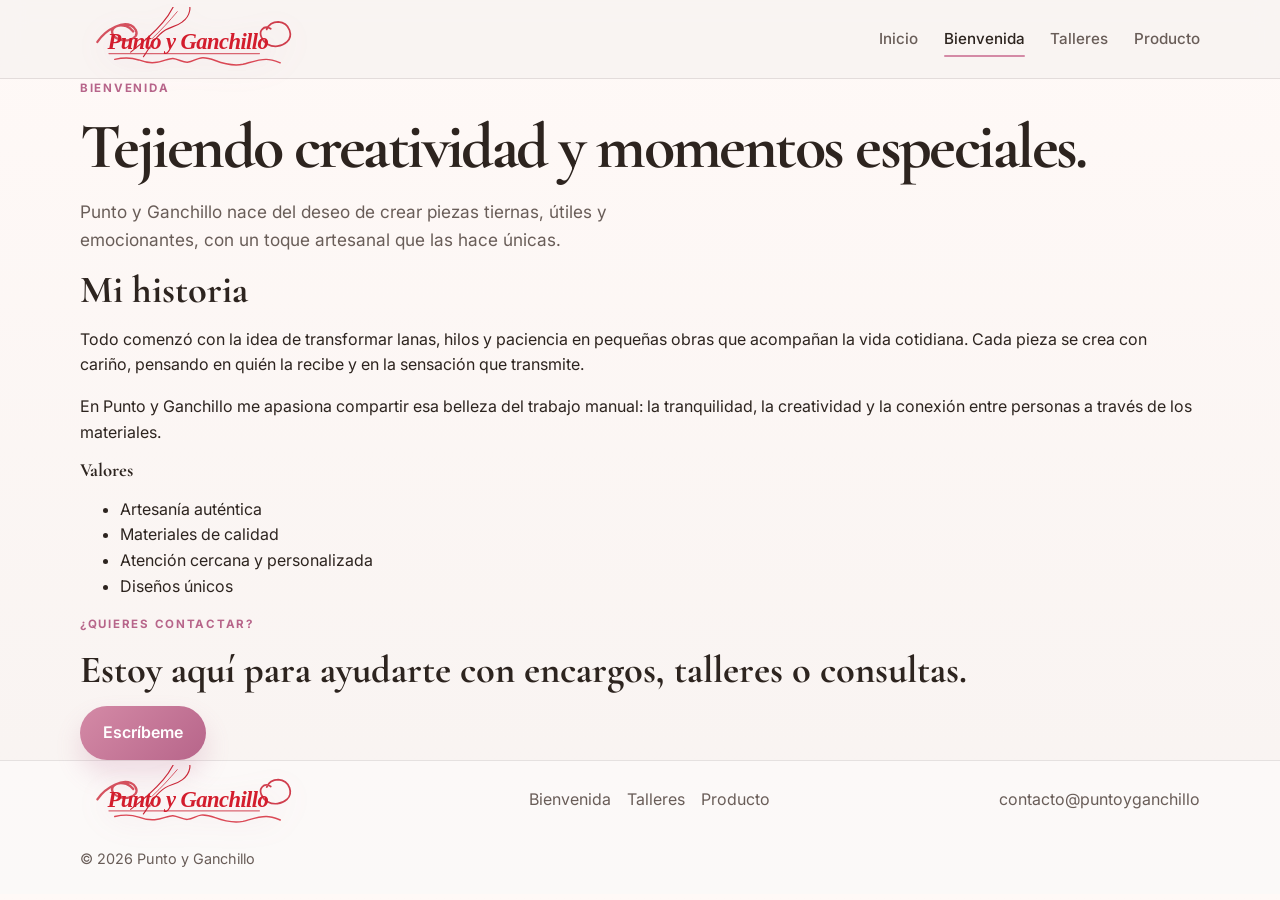
<file: bienvenida.html>
<!doctype html>
<html lang="es">
<head>
  <meta charset="utf-8" />
  <meta name="viewport" content="width=device-width,initial-scale=1" />
  <title>Punto y Ganchillo | Bienvenida</title>
  <meta name="description" content="Conoce Punto y Ganchillo, nuestra historia, valores y pasión por el tejido artesanal." />
  <link rel="preconnect" href="https://fonts.googleapis.com">
  <link rel="preconnect" href="https://fonts.gstatic.com" crossorigin>
  <link href="https://fonts.googleapis.com/css2?family=Cormorant+Garamond:wght@500;600;700&family=Inter:wght@400;500;600;700&display=swap" rel="stylesheet">
  <link rel="stylesheet" href="css/styles.css" />
</head>
<body>
  <header class="site-header">
    <div class="container header-inner">
      <a class="brand" href="index.html" aria-label="Punto y Ganchillo inicio">
        <img class="brand-logo" src="assets/logo.svg" alt="Punto y Ganchillo" />
      </a>

      <nav class="main-nav" aria-label="Principal">
        <a href="index.html">Inicio</a>
        <a href="bienvenida.html" class="active">Bienvenida</a>
        <a href="talleres.html">Talleres</a>
        <a href="producto.html">Producto</a>
      </nav>
    </div>
  </header>

  <main class="page-shell">
    <section class="container page-intro">
      <p class="eyebrow">Bienvenida</p>
      <h1>Tejiendo creatividad y momentos especiales.</h1>
      <p class="lead">Punto y Ganchillo nace del deseo de crear piezas tiernas, útiles y emocionantes, con un toque artesanal que las hace únicas.</p>
    </section>

    <section class="container story-layout">
      <div class="story-copy">
        <h2>Mi historia</h2>
        <p>Todo comenzó con la idea de transformar lanas, hilos y paciencia en pequeñas obras que acompañan la vida cotidiana. Cada pieza se crea con cariño, pensando en quién la recibe y en la sensación que transmite.</p>
        <p>En Punto y Ganchillo me apasiona compartir esa belleza del trabajo manual: la tranquilidad, la creatividad y la conexión entre personas a través de los materiales.</p>
      </div>

      <div class="story-card">
        <h3>Valores</h3>
        <ul>
          <li>Artesanía auténtica</li>
          <li>Materiales de calidad</li>
          <li>Atención cercana y personalizada</li>
          <li>Diseños únicos</li>
        </ul>
      </div>
    </section>

    <section class="container contact-banner">
      <div>
        <p class="eyebrow">¿Quieres contactar?</p>
        <h2>Estoy aquí para ayudarte con encargos, talleres o consultas.</h2>
      </div>
      <a class="btn btn-primary" href="mailto:contacto@puntoyganchillo">Escríbeme</a>
    </section>
  </main>

  <footer class="site-footer">
    <div class="container footer-inner">
      <div>
        <a class="brand footer-brand" href="index.html" aria-label="Punto y Ganchillo inicio">
          <img class="brand-logo" src="assets/logo.svg" alt="Punto y Ganchillo" />
        </a>
      </div>

      <div class="footer-links">
        <a href="bienvenida.html">Bienvenida</a>
        <a href="talleres.html">Talleres</a>
        <a href="producto.html">Producto</a>
      </div>

      <div class="footer-contact">
        <a href="mailto:contacto@puntoyganchillo">contacto@puntoyganchillo</a>
      </div>
    </div>
    <div class="container copyright">© <span id="year"></span> Punto y Ganchillo</div>
  </footer>

  <script>
    document.getElementById('year').textContent = new Date().getFullYear();
  </script>
</body>
</html>
</file>
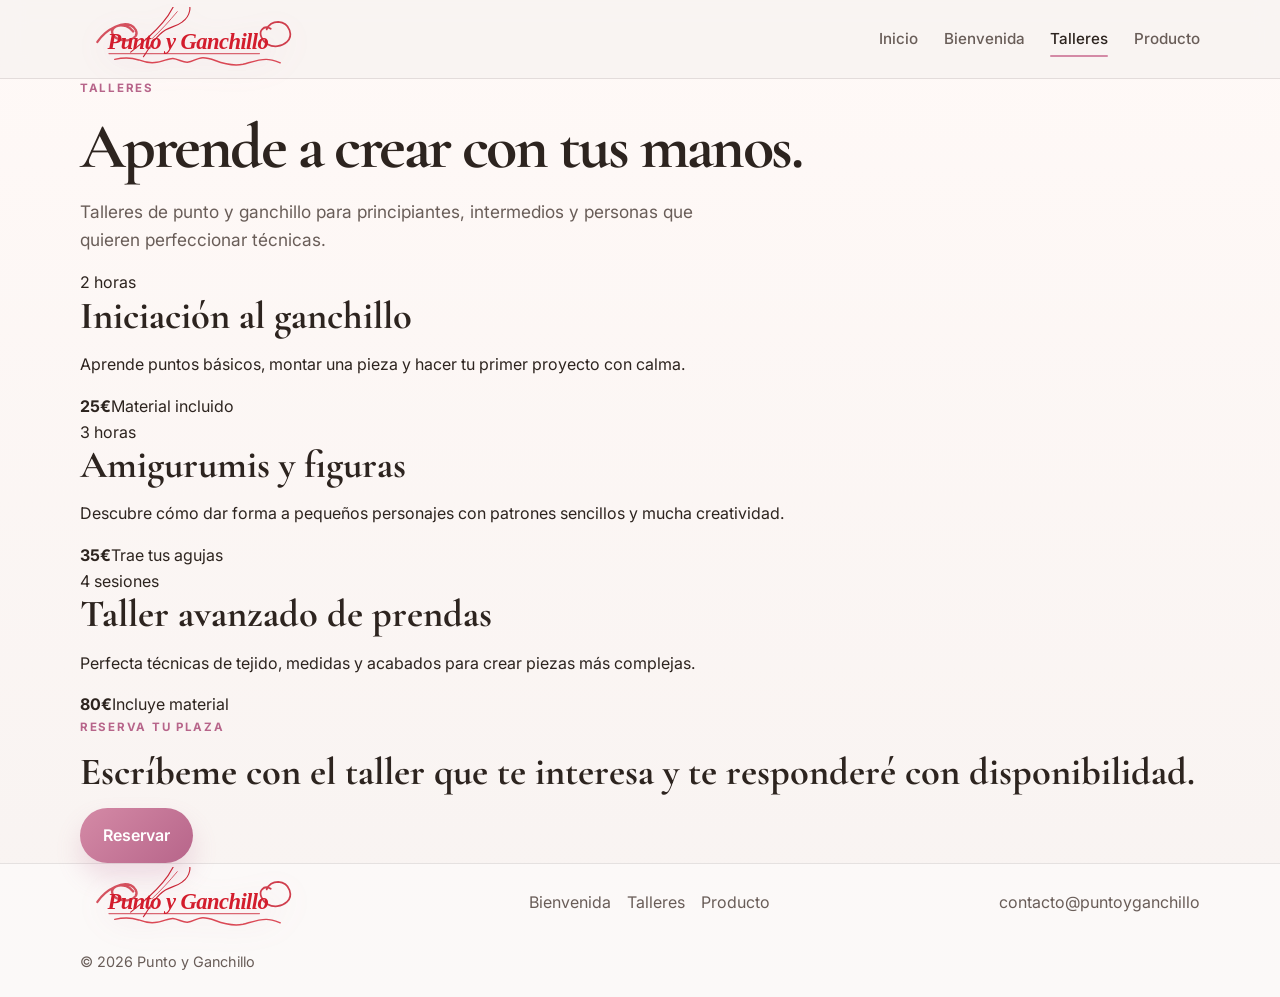
<file: talleres.html>
<!doctype html>
<html lang="es">
<head>
  <meta charset="utf-8" />
  <meta name="viewport" content="width=device-width,initial-scale=1" />
  <title>Punto y Ganchillo | Talleres</title>
  <meta name="description" content="Consulta los talleres de punto y ganchillo, fechas, precios y métodos de reserva." />
  <link rel="preconnect" href="https://fonts.googleapis.com">
  <link rel="preconnect" href="https://fonts.gstatic.com" crossorigin>
  <link href="https://fonts.googleapis.com/css2?family=Cormorant+Garamond:wght@500;600;700&family=Inter:wght@400;500;600;700&display=swap" rel="stylesheet">
  <link rel="stylesheet" href="css/styles.css" />
</head>
<body>
  <header class="site-header">
    <div class="container header-inner">
      <a class="brand" href="index.html" aria-label="Punto y Ganchillo inicio">
        <img class="brand-logo" src="assets/logo.svg" alt="Punto y Ganchillo" />
      </a>

      <nav class="main-nav" aria-label="Principal">
        <a href="index.html">Inicio</a>
        <a href="bienvenida.html">Bienvenida</a>
        <a href="talleres.html" class="active">Talleres</a>
        <a href="producto.html">Producto</a>
      </nav>
    </div>
  </header>

  <main class="page-shell">
    <section class="container page-intro">
      <p class="eyebrow">Talleres</p>
      <h1>Aprende a crear con tus manos.</h1>
      <p class="lead">Talleres de punto y ganchillo para principiantes, intermedios y personas que quieren perfeccionar técnicas.</p>
    </section>

    <section class="container workshop-list">
      <article class="workshop-card">
        <div class="workshop-meta">2 horas</div>
        <h2>Iniciación al ganchillo</h2>
        <p>Aprende puntos básicos, montar una pieza y hacer tu primer proyecto con calma.</p>
        <div class="price-row"><strong>25€</strong><span>Material incluido</span></div>
      </article>

      <article class="workshop-card accent">
        <div class="workshop-meta">3 horas</div>
        <h2>Amigurumis y figuras</h2>
        <p>Descubre cómo dar forma a pequeños personajes con patrones sencillos y mucha creatividad.</p>
        <div class="price-row"><strong>35€</strong><span>Trae tus agujas</span></div>
      </article>

      <article class="workshop-card">
        <div class="workshop-meta">4 sesiones</div>
        <h2>Taller avanzado de prendas</h2>
        <p>Perfecta técnicas de tejido, medidas y acabados para crear piezas más complejas.</p>
        <div class="price-row"><strong>80€</strong><span>Incluye material</span></div>
      </article>
    </section>

    <section class="container contact-banner">
      <div>
        <p class="eyebrow">Reserva tu plaza</p>
        <h2>Escríbeme con el taller que te interesa y te responderé con disponibilidad.</h2>
      </div>
      <a class="btn btn-primary" href="mailto:contacto@puntoyganchillo?subject=Reserva%20de%20taller">Reservar</a>
    </section>
  </main>

  <footer class="site-footer">
    <div class="container footer-inner">
      <div>
        <a class="brand footer-brand" href="index.html" aria-label="Punto y Ganchillo inicio">
          <img class="brand-logo" src="assets/logo.svg" alt="Punto y Ganchillo" />
        </a>
      </div>

      <div class="footer-links">
        <a href="bienvenida.html">Bienvenida</a>
        <a href="talleres.html">Talleres</a>
        <a href="producto.html">Producto</a>
      </div>

      <div class="footer-contact">
        <a href="mailto:contacto@puntoyganchillo">contacto@puntoyganchillo</a>
      </div>
    </div>
    <div class="container copyright">© <span id="year"></span> Punto y Ganchillo</div>
  </footer>

  <script>
    document.getElementById('year').textContent = new Date().getFullYear();
  </script>
</body>
</html>
</file>
<file: css/styles.css>
:root {
  --bg: #f8f3f1;
  --bg-soft: #fff9f7;
  --panel: rgba(255, 255, 255, 0.74);
  --panel-strong: #fff;
  --rose: #d48aa6;
  --rose-deep: #b7658a;
  --rose-soft: #f6e5ec;
  --text: #2d241f;
  --muted: #695d58;
  --line: rgba(69, 55, 49, 0.12);
  --shadow: rgba(62, 45, 40, 0.08);
}

* { box-sizing: border-box; }
html { scroll-behavior: smooth; }
body {
  margin: 0;
  font-family: "Inter", Arial, sans-serif;
  background: linear-gradient(180deg, var(--bg-soft) 0%, var(--bg) 100%);
  color: var(--text);
  line-height: 1.6;
}

a { color: inherit; text-decoration: none; }
img { max-width: 100%; display: block; }

.container {
  width: min(1120px, calc(100% - 2rem));
  margin: 0 auto;
}

.site-header {
  position: sticky;
  top: 0;
  z-index: 20;
  background: rgba(248, 243, 241, 0.78);
  backdrop-filter: blur(12px);
  border-bottom: 1px solid var(--line);
}

.header-inner,
.footer-inner {
  display: flex;
  align-items: center;
  justify-content: space-between;
  gap: 1rem;
  min-height: 78px;
}

.brand {
  display: inline-flex;
  align-items: center;
  gap: 0.75rem;
  font-weight: 700;
  letter-spacing: 0.02em;
}

.brand-mark {
  width: 2.4rem;
  height: 2.4rem;
  display: inline-flex;
  align-items: center;
  justify-content: center;
  border-radius: 50%;
  background: linear-gradient(135deg, var(--rose), var(--rose-deep));
  color: white;
  font-size: 0.8rem;
  box-shadow: 0 12px 20px rgba(183, 101, 138, 0.2);
}

.brand-logo {
  width: clamp(150px, 18vw, 220px);
  height: auto;
  display: block;
  filter: drop-shadow(0 8px 14px rgba(183, 101, 138, 0.14));
}

.main-nav {
  display: flex;
  align-items: center;
  gap: 1.6rem;
  font-size: 0.95rem;
}

.main-nav a {
  position: relative;
  color: var(--muted);
  font-weight: 500;
}

.main-nav a.active,
.main-nav a:hover {
  color: var(--text);
}

.main-nav a.active::after,
.main-nav a:hover::after {
  content: "";
  position: absolute;
  left: 0;
  right: 0;
  bottom: -0.35rem;
  height: 2px;
  background: var(--rose);
  border-radius: 999px;
}

.hero {
  padding: 4.5rem 0 2.5rem;
}

.hero-layout {
  display: grid;
  grid-template-columns: 1.05fr 0.95fr;
  align-items: center;
  gap: 2.5rem;
}

.eyebrow {
  margin: 0 0 1rem;
  font-size: 0.72rem;
  letter-spacing: 0.15em;
  text-transform: uppercase;
  color: var(--rose-deep);
  font-weight: 700;
}

h1, h2, h3 {
  margin: 0 0 1rem;
  line-height: 1.05;
  font-family: "Cormorant Garamond", Georgia, serif;
}

h1 {
  font-size: clamp(3rem, 5vw, 5rem);
  letter-spacing: -0.04em;
}

h2 {
  font-size: clamp(2rem, 3vw, 2.8rem);
}

.lead {
  max-width: 620px;
  color: var(--muted);
  font-size: 1.08rem;
}

.hero-actions {
  display: flex;
  flex-wrap: wrap;
  gap: 0.9rem;
  margin-top: 1.7rem;
}

.btn {
  display: inline-flex;
  align-items: center;
  justify-content: center;
  padding: 0.9rem 1.45rem;
  border-radius: 999px;
  font-weight: 600;
  transition: transform 0.2s ease, box-shadow 0.2s ease;
}

.btn:hover { transform: translateY(-1px); }

.btn-primary {
  background: linear-gradient(135deg, var(--rose), var(--rose-deep));
  color: white;
  box-shadow: 0 14px 26px rgba(183, 101, 138, 0.2);
}

.btn-secondary {
  background: rgba(255,255,255,0.65);
  border: 1px solid var(--line);
  color: var(--text);
}

.mini-pills {
  display: flex;
  flex-wrap: wrap;
  gap: 0.7rem;
  margin-top: 1.5rem;
}

.mini-pills span {
  padding: 0.45rem 0.9rem;
  background: rgba(255,255,255,0.7);
  border: 1px solid var(--line);
  border-radius: 999px;
  color: var(--muted);
  font-size: 0.82rem;
}

.hero-visual {
  position: relative;
  display: flex;
  justify-content: center;
  align-items: center;
  min-height: 440px;
}

.visual-frame {
  width: min(500px, 100%);
  background: rgba(255,255,255,0.7);
  border: 1px solid var(--line);
  border-radius: 30px;
  padding: 1rem;
  box-shadow: 0 26px 48px var(--shadow);
}

.visual-frame img {
  width: 100%;
  height: 520px;
  object-fit: cover;
  border-radius: 22px;
}

.floating-note {
  position: absolute;
  background: rgba(255,255,255,0.88);
  border: 1px solid var(--line);
  border-radius: 999px;
  padding: 0.6rem 1rem;
  font-size: 0.8rem;
  color: var(--muted);
  box-shadow: 0 14px 24px rgba(62, 45, 40, 0.06);
}

.floating-note.top {
  top: 10%;
  left: 6%;
}

.floating-note.bottom {
  bottom: 8%;
  right: 8%;
}

.features {
  display: grid;
  grid-template-columns: repeat(3, minmax(0, 1fr));
  gap: 1.2rem;
  padding: 1rem 0 3rem;
}

.feature-card {
  background: var(--panel);
  border: 1px solid var(--line);
  border-radius: 24px;
  padding: 2rem 1.4rem;
  box-shadow: 0 18px 32px rgba(62, 45, 40, 0.03);
}

.icon {
  width: 2.8rem;
  height: 2.8rem;
  display: inline-flex;
  align-items: center;
  justify-content: center;
  border-radius: 50%;
  background: var(--rose-soft);
  color: var(--rose-deep);
  margin-bottom: 1rem;
  font-size: 1.2rem;
}

.feature-card p {
  margin: 0;
  color: var(--muted);
}

.site-footer {
  background: rgba(255,255,255,0.5);
  border-top: 1px solid var(--line);
}

.footer-links,
.footer-contact {
  display: flex;
  align-items: center;
  gap: 1rem;
  color: var(--muted);
}

.footer-brand { font-size: 1rem; }

.copyright {
  padding: 0.5rem 0 1.5rem;
  font-size: 0.9rem;
  color: var(--muted);
}

@media (max-width: 900px) {
  .hero-layout,
  .features { grid-template-columns: 1fr; }
  .visual-frame img { height: 420px; }
}

@media (max-width: 700px) {
  .header-inner,
  .footer-inner {
    flex-wrap: wrap;
    justify-content: center;
    padding: 0.85rem 0;
  }

  .main-nav {
    width: 100%;
    justify-content: center;
    flex-wrap: wrap;
    gap: 0.8rem 1rem;
  }

  .hero { padding-top: 3rem; }

  .floating-note { display: none; }
  .visual-frame { padding: 0.7rem; }
  .visual-frame img { height: 330px; }
}
</file>
